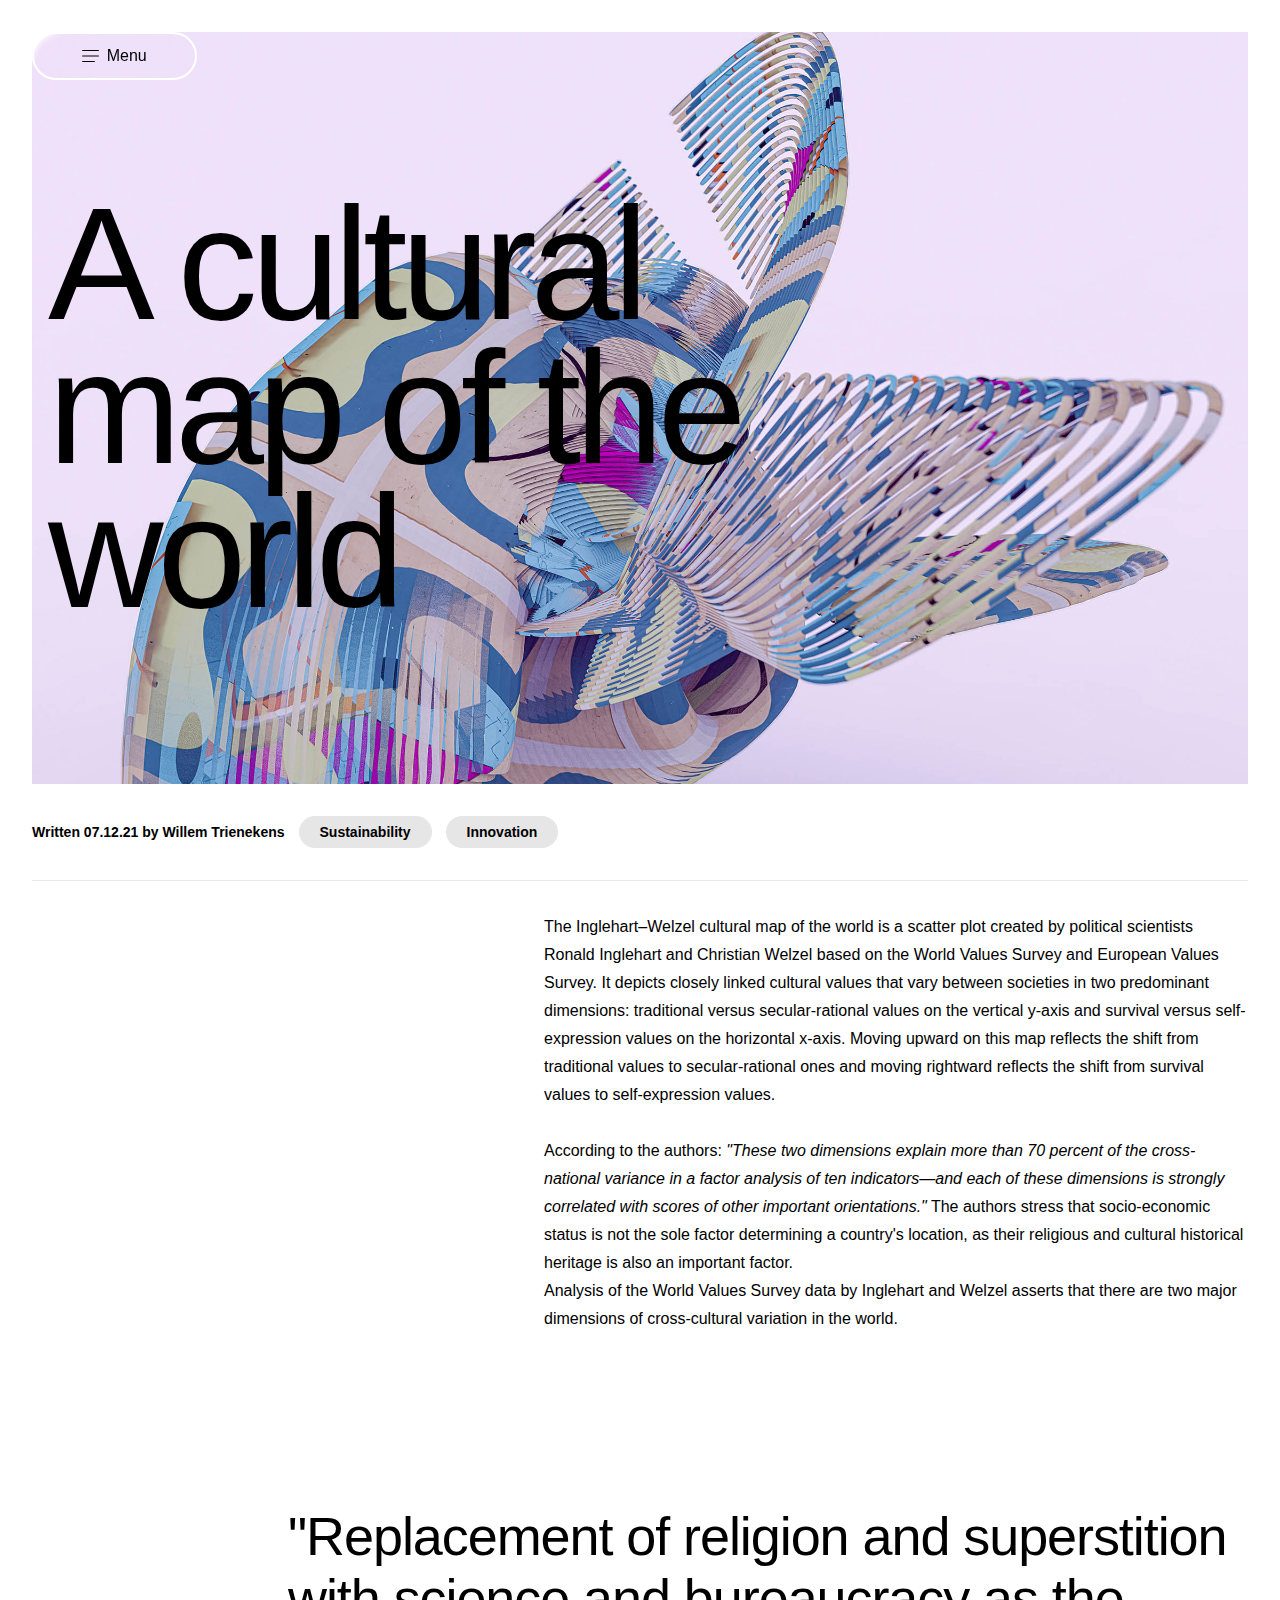
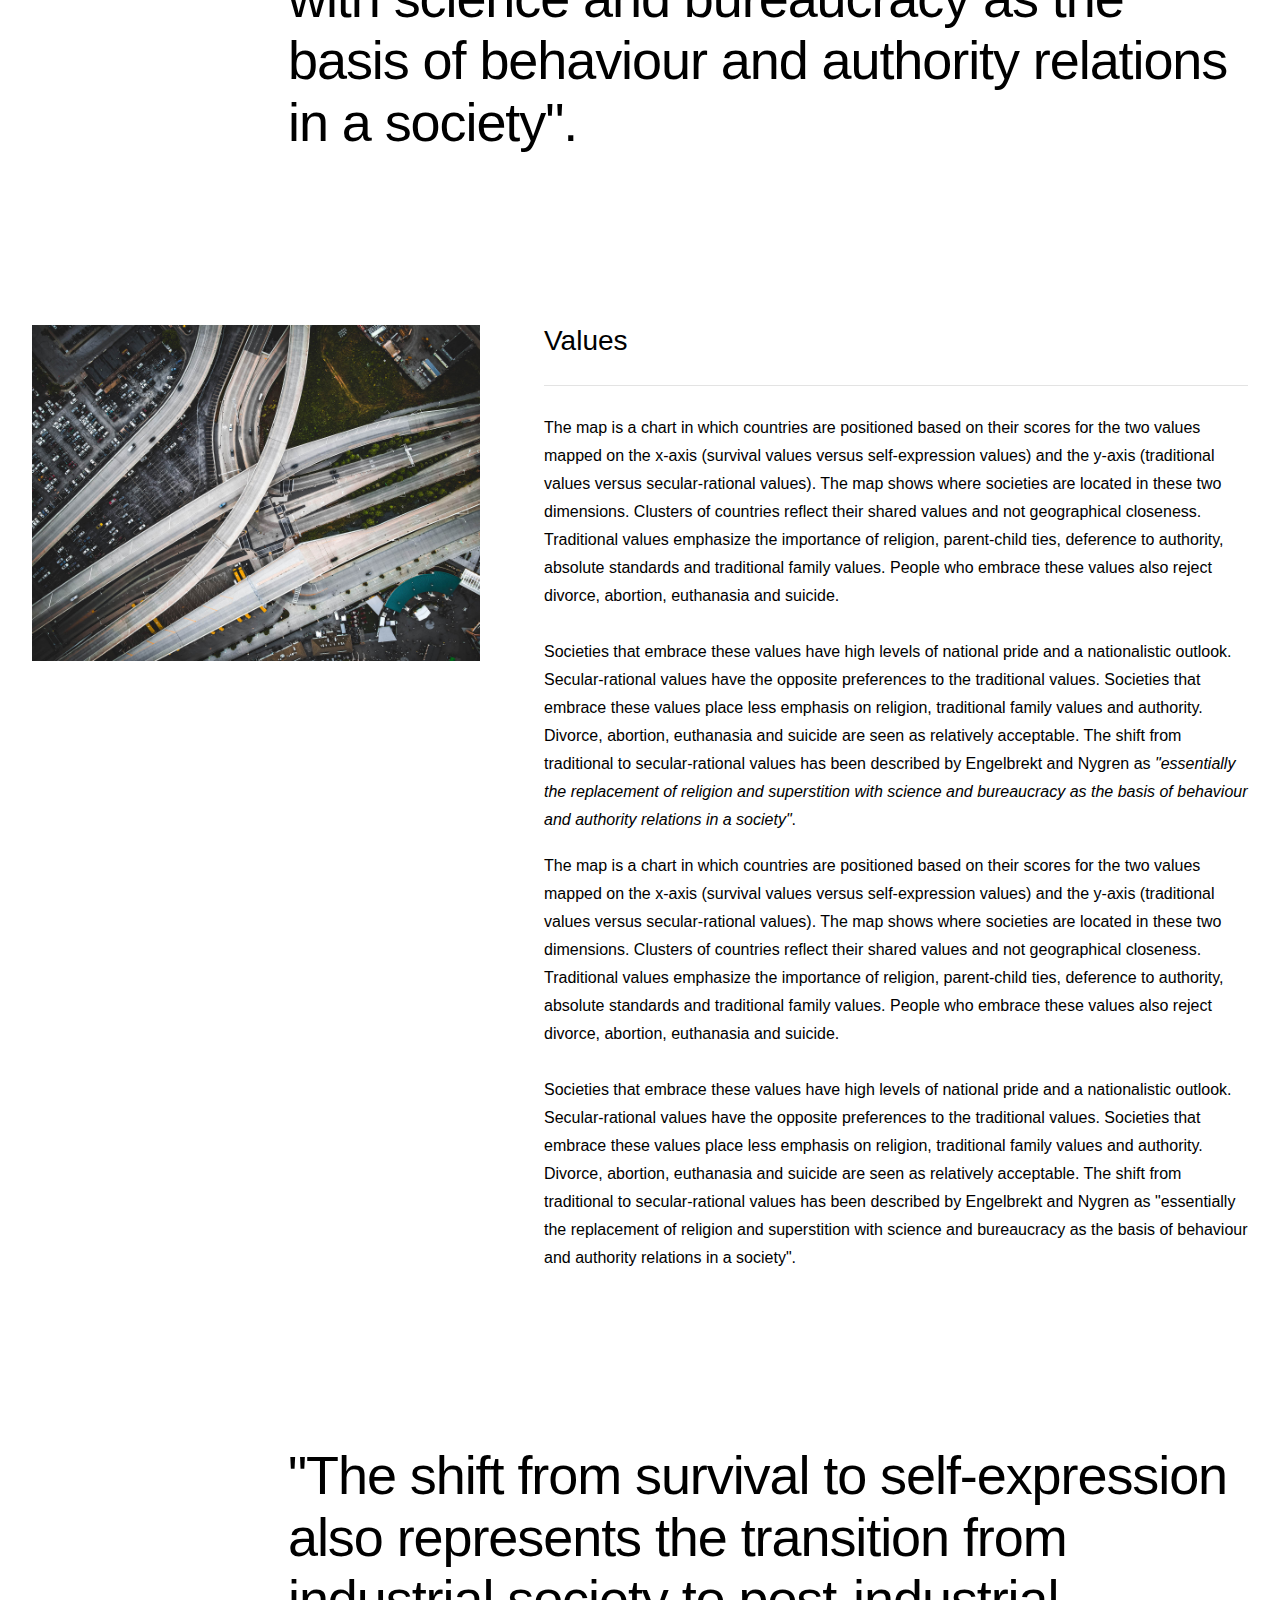
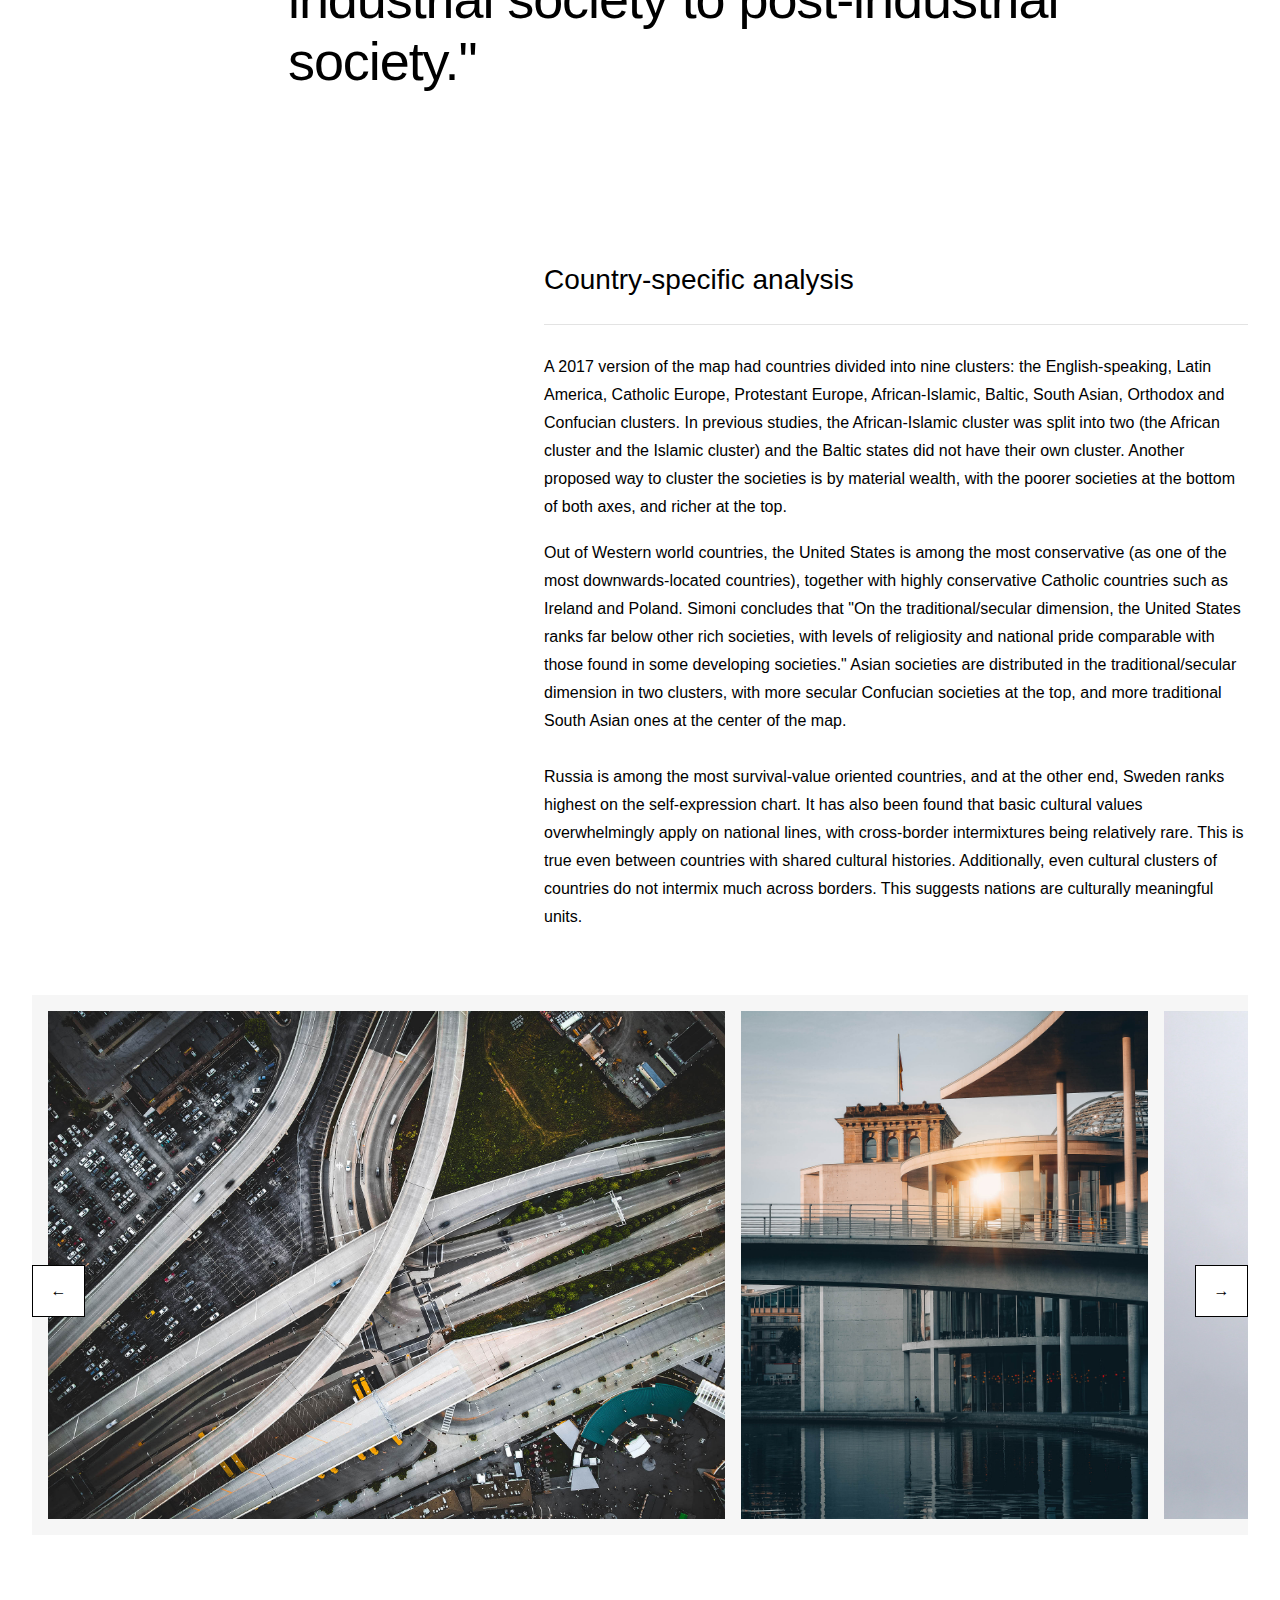
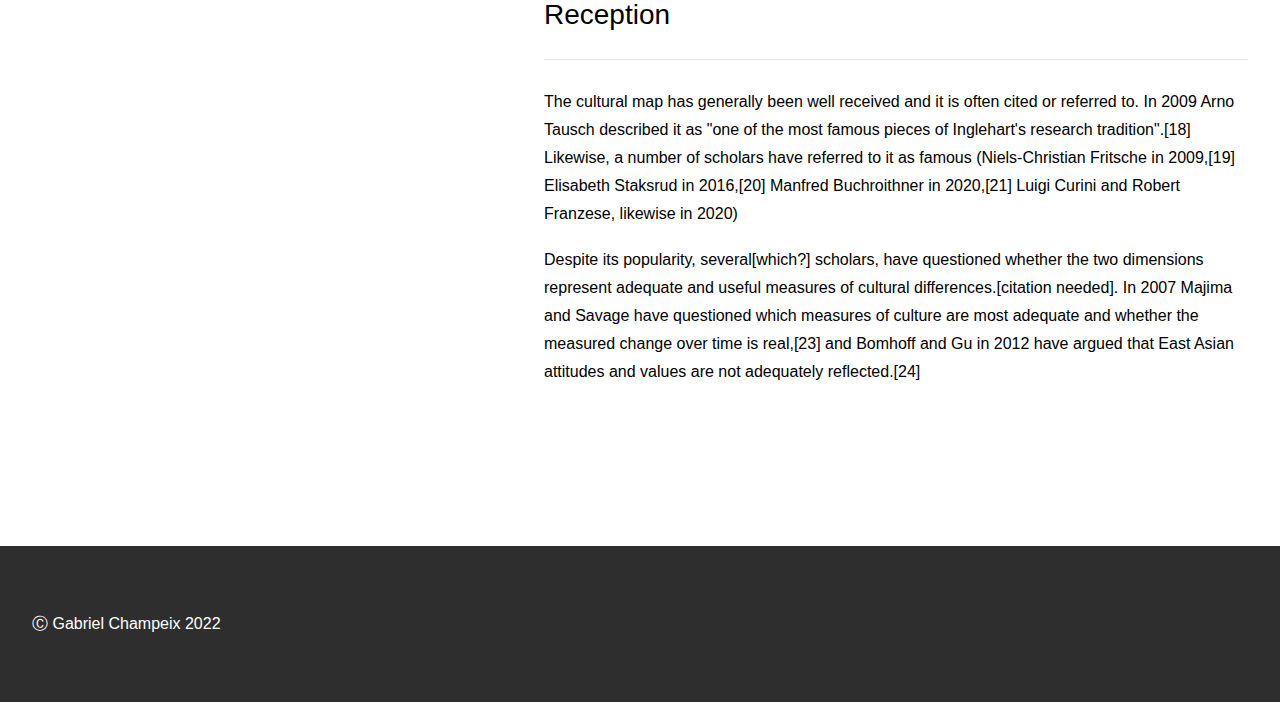
<file: index.html>
<!DOCTYPE html>
    <html>
        <head>
            <meta name="viewport" content="width=device-width, initial-scale=1.0">
        <link rel="stylesheet" href="style.css">
        </head>

        <body>
            <menu>
                <a href="#">Home</a>
                <a href="#">About</a>
                <a href="#">Projects</a>
            </menu>

            <a href="#" id="header"><div class="headerFixed">
                <img src="img/menu.svg">
                <p>Menu</p>
            </div></a>
            
            <a href="#header"><div class="buttonTop" id="buttonTop">
                ↑
            </div></a>

            <div class="container">
                <div class="item cover">
                    <div>
                        <h1>A cultural map of the world</h1>
                        <!-- <p>Lorem ipsum dolor sit etiam nunc livet</p> -->
                    </div>
                </div>

                <div class="item toolbar">
                    <p>Written 07.12.21 by <a href="'">Willem Trienekens</a></p>
                    <a href="#"><p class="tag">Sustainability</p></a>
                    <a href="#"><p class="tag">Innovation</p></a>
                </div>

                <div class="item textContainer">
                    <p>The Inglehart–Welzel cultural map of the world is a scatter plot created by political scientists Ronald Inglehart and Christian Welzel based on the World Values Survey and European Values Survey. It depicts closely linked cultural values that vary between societies in two predominant dimensions: traditional versus secular-rational values on the vertical y-axis and survival versus self-expression values on the horizontal x-axis. Moving upward on this map reflects the shift from traditional values to secular-rational ones and moving rightward reflects the shift from survival values to self-expression values.<br>
                        <br>According to the authors: <i>"These two dimensions explain more than 70 percent of the cross-national variance in a factor analysis of ten indicators—and each of these dimensions is strongly correlated with scores of other important orientations."</i>                 
                        The authors stress that socio-economic status is not the sole factor determining a country's location, as their religious and cultural historical heritage is also an important factor.<br>
                        Analysis of the World Values Survey data by Inglehart and Welzel asserts that there are two major dimensions of cross-cultural variation in the world.</p>
                </div>
                <div class="item textQuote">
                    <p>"Replacement of religion and superstition with science and bureaucracy as the basis of behaviour and authority relations in a society".</p>
                </div>

                <div class="item imgSmall">
                </div>

                <div class="item textContainer">
                    <h2>Values</h2>
                    <p> The map is a chart in which countries are positioned based on their scores for the two values mapped on the x-axis (survival values versus self-expression values) and the y-axis (traditional values versus secular-rational values). The map shows where societies are located in these two dimensions. Clusters of countries reflect their shared values and not geographical closeness.<br>
                        Traditional values emphasize the importance of religion, parent-child ties, deference to authority, absolute standards and traditional family values. People who embrace these values also reject divorce, abortion, euthanasia and suicide. <br><br>
                        Societies that embrace these values have high levels of national pride and a nationalistic outlook.
                        Secular-rational values have the opposite preferences to the traditional values. Societies that embrace these values place less emphasis on religion, traditional family values and authority. Divorce, abortion, euthanasia and suicide are seen as relatively acceptable.
                        The shift from traditional to secular-rational values has been described by Engelbrekt and Nygren as <i>"essentially the replacement of religion and superstition with science and bureaucracy as the basis of behaviour and authority relations in a society"</i>.
                    </p>
                    <br>
                    <p> The map is a chart in which countries are positioned based on their scores for the two values mapped on the x-axis (survival values versus self-expression values) and the y-axis (traditional values versus secular-rational values). The map shows where societies are located in these two dimensions. Clusters of countries reflect their shared values and not geographical closeness.<br>
                        Traditional values emphasize the importance of religion, parent-child ties, deference to authority, absolute standards and traditional family values. People who embrace these values also reject divorce, abortion, euthanasia and suicide. <br><br>
                        Societies that embrace these values have high levels of national pride and a nationalistic outlook.
                        Secular-rational values have the opposite preferences to the traditional values. Societies that embrace these values place less emphasis on religion, traditional family values and authority. Divorce, abortion, euthanasia and suicide are seen as relatively acceptable.
                        The shift from traditional to secular-rational values has been described by Engelbrekt and Nygren as "essentially the replacement of religion and superstition with science and bureaucracy as the basis of behaviour and authority relations in a society".
                    </p>
                </div>

                <div class="item textQuote">
                    <p>"The shift from survival to self-expression also represents the transition from industrial society to post-industrial society."</p>
                </div>

                <div class="item textContainer">
                    <h2>Country-specific analysis</h2>
                    <p>A 2017 version of the map had countries divided into nine clusters: the English-speaking, Latin America, Catholic Europe, Protestant Europe, African-Islamic, Baltic, South Asian, Orthodox and Confucian clusters. In previous studies, the African-Islamic cluster was split into two (the African cluster and the Islamic cluster) and the Baltic states did not have their own cluster.
                        Another proposed way to cluster the societies is by material wealth, with the poorer societies at the bottom of both axes, and richer at the top.</p><br>
                    <p>Out of Western world countries, the United States is among the most conservative (as one of the most downwards-located countries), together with highly conservative Catholic countries such as Ireland and Poland. Simoni concludes that "On the traditional/secular dimension, the United States ranks far below other rich societies, with levels of religiosity and national pride comparable with those found in some developing societies."
                        Asian societies are distributed in the traditional/secular dimension in two clusters, with more secular Confucian societies at the top, and more traditional South Asian ones at the center of the map.
                        <br><br>Russia is among the most survival-value oriented countries, and at the other end, Sweden ranks highest on the self-expression chart.                        
                        It has also been found that basic cultural values overwhelmingly apply on national lines, with cross-border intermixtures being relatively rare. This is true even between countries with shared cultural histories. Additionally, even cultural clusters of countries do not intermix much across borders. This suggests nations are culturally meaningful units.</p>
                </div>

                <div class="item sliderContainer">
                    <a href=""><div class="arrow left">←</div></a>
                    <div class="arrow right" style="right: 0px;">→</div>

                    <div class="slider">
                        <img src="img/image2.jpg">
                        <img src="img/image1.jpg">
                        <img src="img/image3.jpg">
                        <img src="img/image4.jpg">
                    </div>
                </div>

                <div class="item textContainer">
                        <h2>Reception</h2>
                        <p>The cultural map has generally been well received and it is often cited or referred to. In 2009 Arno Tausch described it as "one of the most famous pieces of Inglehart's research tradition".[18] Likewise, a number of scholars have referred to it as famous (Niels-Christian Fritsche in 2009,[19] Elisabeth Staksrud in 2016,[20] Manfred Buchroithner in 2020,[21] Luigi Curini and Robert Franzese, likewise in 2020)</p><br>
                        <p>Despite its popularity, several[which?] scholars, have questioned whether the two dimensions represent adequate and useful measures of cultural differences.[citation needed]. In 2007 Majima and Savage have questioned which measures of culture are most adequate and whether the measured change over time is real,[23] and Bomhoff and Gu in 2012 have argued that East Asian attitudes and values are not adequately reflected.[24]   
                </div>
                

            </div>
        <footer>
                <p>Ⓒ Gabriel Champeix 2022</p>
        </footer>  

        <script src="jquery.js"></script>
        <script src="scroll.js"></script> 
        <script src="main.js"></script>  

        </body>

    </html>
</file>
<file: style.css>
@font-face {
  font-family: 'aktiv-grotesk';
  src: url(https://static.sumup.com/fonts/latin-greek-cyrillic/aktiv-grotest-400.woff2);
  font-style: normal;
  font-weight: 400;
}
@font-face {
  font-family: 'aktiv-grotesk';
  src: url(https://static.sumup.com/fonts/latin-greek-cyrillic/aktiv-grotest-700.woff2);
  font-style: bold;
  font-weight: 700;
}


@media screen and (prefers-reduced-motion: no-preference) {
  html {
    scroll-behavior: smooth;
  }
}

body {
    margin:0;
    font-family: 'aktiv-grotesk', 'helvetica neue', arial, helvetica, sans-serif !important;;
}

.noScroll {
  overflow: hidden;
}

menu {
  position: fixed;
  z-index: 2;
  background: aqua;
  width: 50vw;
  height: 100vh;
  margin: 0;
  transform: translateX(-100%);
  transition: all 0.5s ease;
  padding: 0.5em;
  background-color: #000;
  color: #fff;
  display: flex;
  flex-direction: column;
  justify-content: center;
  font-size: 78px;
  letter-spacing: -0.02em;
  box-sizing: border-box;  
}

.open {
  transform: translateX(0)
}

p {
  margin: 0;
  font-size: 16px;
  line-height: 1.75em;
}

a {
  text-decoration: none;
  color: inherit;
}

h1 {
  font-size: 160px;
  letter-spacing: -0.04em;
  line-height: 0.9;
  width: 66vw;
  margin: 0;
  font-weight: normal;
}

h2 {
  margin: 0;
  padding-bottom: 1em;
  margin-bottom: 1em;
  font-weight: normal;
  font-size: 28px;
  border-bottom: 1px solid #e3e3e3;
  
}

.container {
  display: grid;
  grid-template-columns:repeat(5, 20vw);
  /*grid-template-rows:repeat(5, 20vh);*/
}

.item {
    /*background-color: cornflowerblue;*/
    /* border-radius: 0.5em; */
    /* padding: 1em; */
    margin: 2em;
}

.header {
    grid-column-start: 1;
    grid-column-end: 6;
    grid-row-start: 1;
    grid-row-end: 1;
    background-color: #e6e6e6;
  }

.headerFixed {
  position: fixed;
  /* background-color: rgba(207, 207, 207, 0.604); */
  padding: 0.5em 3em;
  border-radius: 2em;
  margin:2em;
  backdrop-filter: blur(3px);
  border: 2px solid #fff;
  transition: all 0.25s ease;
  display: flex;
  align-items: center;
  z-index: 2;
}

.headerFixed img {
  height: 12px;
  margin-right: 8px;
}

.headerFixed:hover {
  background-color: rgba(255, 255, 255, 0.604);
  /* color: #fff; */
}

.headerFixedActive {
  color: #fff;
}

.textContainer {
  grid-column-start: 3;
  grid-column-end: 6;
  /* grid-row-start: 2;
  grid-row-end:5; */
  /* background-color: aqua; */
}

.textQuote {
  grid-column-start: 2;
  grid-column-end: 6;
  transition:background-color 0.5s ease;
}

.textQuote:hover {
  background-color: rgb(240, 240, 240);

}

.textQuote p {
  font-size: 54px;
  line-height: 1.15em;
  letter-spacing: -0.02em;
  margin: 2em 0;
}

.imgSmall {
  grid-column-start: 1;
  grid-column-end: 3;
  background-image: url("img/image2.jpg");
  background-size: contain;
  background-repeat: no-repeat;
  height: 38vh;
}

.cover {
  background-color: #e6e6e6;
  grid-column-start: 1;
  grid-column-end: 6;
  height: 80vh;
  background-image: url("img/cover.jpg");
  background-size: cover;
  background-position: top;
  display: flex;
  align-items: center;
  padding: 1em;
  background-attachment: fixed;
  border-top-left-radius: 2em;
}

.toolbar {
  grid-column-start: 1;
  grid-column-end: 6;
  display: flex;
  margin: 0 2em;
  padding-bottom: 2em;
  border-bottom: 1px solid #e6e6e6;
  align-items: center;
}

.toolbar p {
  font-size: 14px;
  margin-right:1em;
  font-weight: bold;
}

/* .toolbar a {
  color: #004cff;
} */

.sliderContainer {
  grid-column-start: 1;
  grid-column-end:6;
  background-color: #e3e3e3;
  background-color: #f6f6f6;
  height: 60vh;
  display: flex;
  overflow: hidden;
  position: relative;
}

.sliderContainer img {
  margin-right: 1em;
  box-sizing: border-box;
  width: auto;
  height: auto;
}

.slider {
  display: flex;
  height: inherit;
  transform: translateX(0vw);
  transition: transform 0.5s ease;
  padding: 1em;
  box-sizing: border-box;
}

.arrow {
  position: absolute;
  top: 50%;
  background-color: #fff;
  padding: 1em 1.1em;
  border: 1px solid #000;
  z-index: 1;
}

.tag {
  background-color: #e6e6e6;
  border-radius: 2em;
  padding: 0.25em 1.5em;
  transition: all 0.25s ease;
}

.tag:hover {
  background-color: #353535;
  color: #fff;
}

.buttonTop {
  position: fixed;
  bottom: 2em;
  right: 2em;
  background-color: #fff;
  padding: 1em 1.35em;
  border: 1px solid #000;
  transition:all 0.5s ease;
  opacity: 0;
  transform: translateY(1em);
  z-index: 2;
}

.buttonTop:hover {
  background-color: rgb(0, 0, 0);
  color: #fff;
  box-shadow: -0.5em 0.5em #e6e6e6;
}

footer {
  background-color: #2e2e2e;
  background-color: #2e2e2e;
  padding: 4em 2em;
  color: #fff;
  margin-top: 8em;
  z-index: 2;
  position: relative;
}


/* TABLET RESPONSIVE */

/* @media (max-width:1100px) {
  h1 {
  font-size: 120px;
  width:75vw;}
}

@media (max-width:480px) {
  .cover {
  height:90vh;
  }

  .textContainer {
  grid-column-end:1 ;
  } 
}*/

@media only screen and (max-width: 520px) {
  h1 {
    font-size: 100px;
    width:100%;
  }

  .item {
    margin:1em;
  }

  .cover {
    height:93vh;
  }

  .headerFixed {
    margin:1em;
  }

  menu {
    width:100vw;
  }

  .textContainer {
    grid-column-start: 1;
  }

  .textQuote p {
    font-size: 40px;
  }

  .imgSmall {
    grid-column-end: 6;
  }
}
</file>
